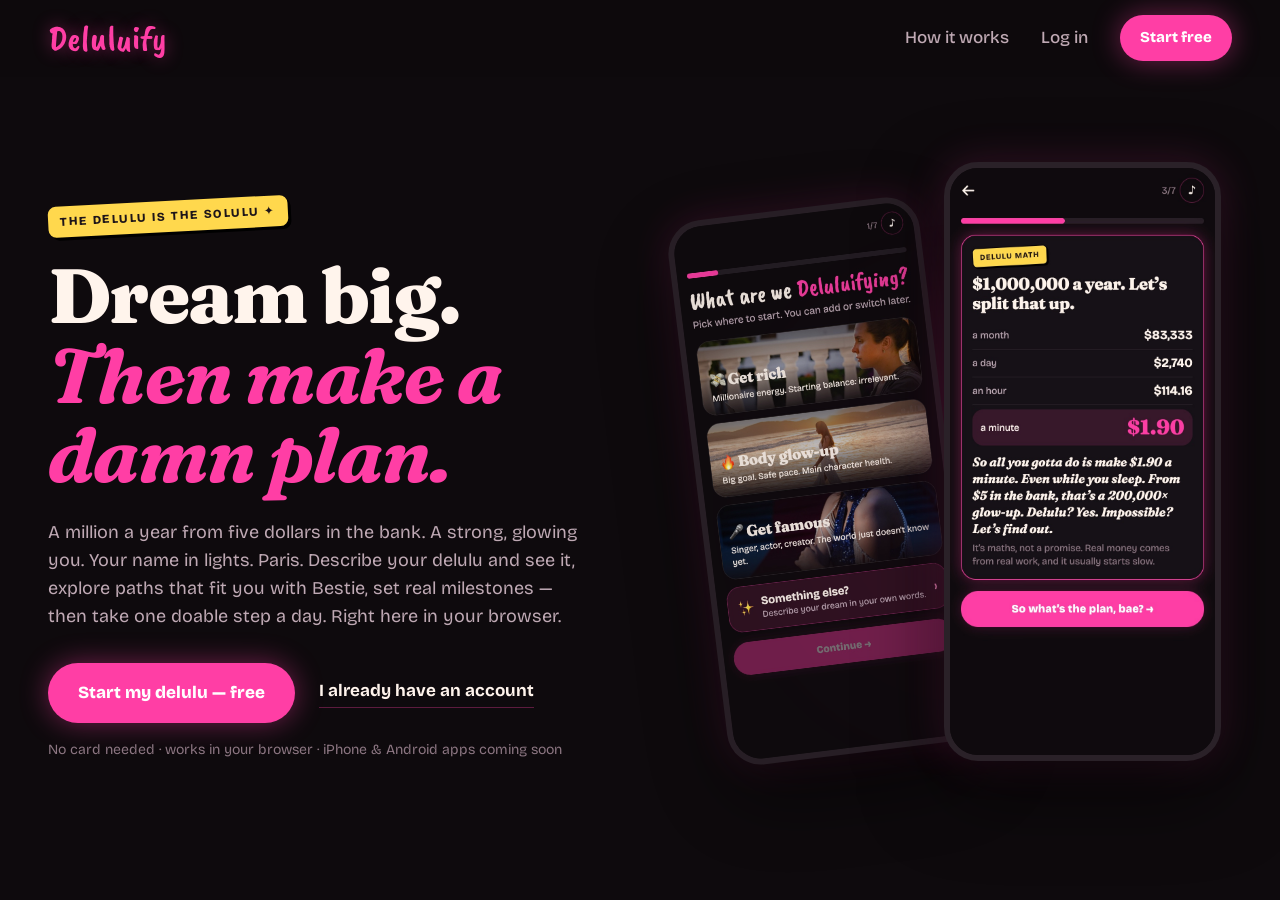
<file: index.html>
<!DOCTYPE html>
<html lang="en">
  <head>
    <meta charset="utf-8" />
    <meta httpEquiv="X-UA-Compatible" content="IE=edge" />
    <meta name="viewport" content="width=device-width, initial-scale=1, shrink-to-fit=no" />
    <title>Deluluify</title>
    <!-- The `react-native-web` recommended style reset: https://necolas.github.io/react-native-web/docs/setup/#root-element -->
    <style id="expo-reset">
      /* These styles make the body full-height */
      html,
      body {
        height: 100%;
      }
      /* These styles disable body scrolling if you are using <ScrollView> */
      body {
        overflow: hidden;
      }
      /* These styles make the root element full-height */
      #root {
        display: flex;
        height: 100%;
        flex: 1;
      }
    </style>
  <meta name="theme-color" content="#0E0A0D">
<link rel="icon" href="/favicon.ico"/><link rel="preload" href="/_expo/static/css/site-cf38c6caa5d8d1e5ce182c935a66931a.css" as="style">
<link rel="stylesheet" href="/_expo/static/css/site-cf38c6caa5d8d1e5ce182c935a66931a.css"></head>

  <body>
    <!-- Use static rendering with Expo Router to support running without JavaScript. -->
    <noscript>
      You need to enable JavaScript to run this app.
    </noscript>
    <!-- The root element for your Expo app. -->
    <div id="root"></div>
  <script src="/_expo/static/js/web/entry-0ce0a51030e34e6278c2a13c91dbe91d.js" defer></script>
</body>
</html>
</file>
<file: _expo/static/css/site-cf38c6caa5d8d1e5ce182c935a66931a.css>
:root{--bg:#0e0a0d;--raised:#161116;--surface:#1c161b;--surface2:#261e25;--pink:#ff3ea5;--pink-soft:#ff8cc6;--pink-tint:#ff3ea524;--line:#ff3ea552;--line-soft:#fff4ec1a;--cream:#fff4ec;--muted:#bfa9b4;--faint:#8c7682;--butter:#ffd84d;--ink:#1e1519;--display:"Fraunces_800ExtraBold", "Fraunces", Georgia, serif;--display-italic:"Fraunces_700Bold_Italic", "Fraunces", Georgia, serif;--body:"BricolageGrotesque_400Regular", system-ui, sans-serif;--body-500:"BricolageGrotesque_500Medium", system-ui, sans-serif;--body-700:"BricolageGrotesque_700Bold", system-ui, sans-serif;--body-800:"BricolageGrotesque_800ExtraBold", system-ui, sans-serif;--brush:"CaveatBrush_400Regular", "Caveat Brush", cursive;--container:1200px;--gutter:clamp(16px, 4vw, 48px);--s1:8px;--s2:16px;--s3:24px;--s4:32px;--s5:48px;--s6:72px;--section:clamp(64px, 8vw, 112px);--nav-h:76px}.site{scroll-behavior:smooth;background:var(--bg);height:100%;color:var(--cream);font-family:var(--body);-webkit-font-smoothing:antialiased;font-synthesis:none;font-size:17px;line-height:1.55;overflow:hidden auto}.site *{box-sizing:border-box}.site a{color:var(--pink-soft)}.site img{max-width:100%;display:block}.site b,.site strong,.site summary{font-family:var(--body-700);font-weight:400}.site main,.site .nav-inner,.site footer{width:min(var(--container), 100% - 2 * var(--gutter));margin-inline:auto}.nav{z-index:10;backdrop-filter:blur(12px);background:#0e0a0dd1;border-bottom:1px solid #0000;position:sticky;top:0}.nav-inner{align-items:center;gap:var(--s4);height:var(--nav-h);grid-template-columns:1fr auto auto;display:grid}.nav nav{gap:var(--s4);display:flex}.nav nav a{color:var(--muted);font-family:var(--body-500);text-decoration:none}.nav nav a:hover{color:var(--cream)}.nav .btn{justify-self:end}.logo{font-family:var(--brush);text-shadow:0 0 18px #ff3ea573;justify-self:start;font-size:36px;line-height:1;text-decoration:none;color:var(--pink)!important}.site .btn{background:var(--pink);color:#fff;font-family:var(--body-800);white-space:nowrap;border-radius:999px;justify-content:center;align-items:center;padding:17px 30px;text-decoration:none;transition:transform .15s,box-shadow .15s;display:inline-flex;box-shadow:0 0 28px #ff3ea56b}.site .btn:hover{transform:translateY(-2px);box-shadow:0 0 36px #ff3ea599}.site .btn:focus-visible,.site a:focus-visible{outline:2px solid var(--butter);outline-offset:3px}.site .btn.small{padding:11px 20px;font-size:15px}.sticker{background:var(--butter);color:var(--ink);font-family:var(--body-800);letter-spacing:.12em;text-transform:uppercase;border-radius:8px;padding:6px 12px;font-size:12px;display:inline-block;transform:rotate(-3deg);box-shadow:3px 3px #000}.site h1,.site h2,.site h3{font-family:var(--display);letter-spacing:-.02em;margin:0;font-weight:400;line-height:1.04}.site h1{margin:var(--s3) 0;text-wrap:balance;font-size:clamp(44px,6vw,92px)}.site h1 em{font-family:var(--display-italic);color:var(--pink);font-style:normal}.site h2{text-align:center;margin-bottom:var(--s4);text-wrap:balance;font-size:clamp(32px,4vw,54px)}.section-head h2{margin:0}.site h3{margin:10px 0 6px;font-size:24px}.site section{padding-block:var(--section)}.section-head{max-width:820px;margin:0 auto var(--s5);text-align:center}.section-head p{color:var(--muted);margin:var(--s2) 0 0;font-size:19px}.site .hero{min-height:min(860px, calc(100svh - var(--nav-h)));padding-block:var(--s4) var(--s5);grid-template-columns:minmax(0,1.05fr) minmax(0,1fr);align-items:center;gap:clamp(32px,5vw,88px);display:grid}.lead{color:var(--muted);max-width:34rem;margin:0;font-size:clamp(18px,1.35vw,20px)}.cta-group{margin-top:var(--s4)}.cta{align-items:center;gap:var(--s3);flex-wrap:wrap;display:flex}.cta .quiet{color:var(--cream);font-family:var(--body-700);border-bottom:1px solid var(--line);padding-bottom:2px;text-decoration:none}.cta .quiet:hover{color:var(--pink-soft);border-color:var(--pink-soft)}.store{color:var(--faint);margin:var(--s2) 0 0;font-size:14px}.phones{aspect-ratio:600/700;justify-self:end;width:100%;max-width:600px;position:relative}.phone{background:var(--bg);aspect-ratio:390/844;border:6px solid #2a2128;border-radius:34px;width:290px;height:auto;box-shadow:0 30px 80px #0009,0 0 40px #ff3ea52e}.phones .phone{width:auto;height:94%;position:absolute}.phones .front{z-index:2;top:0;right:2%}.phones .tilt-l{opacity:.9;height:86%;top:7%;left:2%;transform:rotate(-7deg)}.phones:before{content:"";filter:blur(20px);background:radial-gradient(closest-side,#ff3ea538,#0000);position:absolute;inset:12% 8% 6%}.grid4{gap:var(--s3);grid-template-columns:repeat(4,minmax(0,1fr));display:grid}.concept{background:var(--surface);border:1px solid var(--line-soft);padding:var(--s4) 28px;border-radius:24px;flex-direction:column;gap:10px;display:flex}.concept .num{font-family:var(--body-800);color:var(--pink);letter-spacing:.14em;font-size:13px}.concept .ico{font-size:28px;line-height:1}.concept h3{margin:4px 0 0;font-size:30px}.concept .what{font-family:var(--display-italic);color:var(--pink-soft);margin:0;font-size:18px;line-height:1.3}.concept p{color:var(--muted);margin:0;font-size:16px}.site .math-strip{text-align:center;background:var(--raised);border:1.5px solid var(--pink);padding:var(--s5) clamp(16px, 4vw, var(--s5));margin-block:var(--s4);border-radius:28px;box-shadow:0 0 40px #ff3ea540}.hand{font-family:var(--brush);color:var(--pink-soft);margin:0;font-size:30px}.math-row{gap:var(--s2);margin:var(--s3) 0;grid-template-columns:repeat(4,minmax(0,1fr));display:grid}.math-row div{background:var(--surface);border-radius:18px;padding:18px 8px}.math-row b{font-family:var(--display);font-size:clamp(22px,3vw,34px);display:block}.math-row span{color:var(--muted);font-size:14px}.math-row .hot{background:var(--pink-tint);border:1px solid var(--pink)}.math-row .hot b{color:var(--pink)}.sub{font-family:var(--display);margin:0;font-size:20px;font-style:italic}.steps{grid-template-columns:repeat(5,1fr);gap:14px;margin:0;padding:0;list-style:none;display:grid}.steps li{background:var(--surface);border:1px solid var(--line-soft);border-radius:22px;padding:20px}.steps span{background:var(--pink);color:#fff;width:34px;height:34px;font-family:var(--body-800);border-radius:50%;justify-content:center;align-items:center;display:inline-flex}.steps p{color:var(--muted);margin:0;font-size:15px}.feature{grid-template-columns:300px 1fr;align-items:center;gap:56px;max-width:900px;margin:0 auto 64px;display:grid}.feature.flip{grid-template-columns:1fr 300px}.feature.flip .phone{order:2}.feature p{color:var(--muted);font-size:18px}.feature h3{font-size:36px}.grid{grid-template-columns:repeat(3,1fr);gap:14px;display:grid}.card{background:var(--surface);border:1px solid var(--line-soft);border-radius:20px;padding:20px}.card p{color:var(--muted);margin:6px 0 0;font-size:15px}.dream-grid{grid-template-columns:repeat(4,1fr);gap:14px;display:grid}.dream-grid figure{aspect-ratio:3/4;border-radius:22px;margin:0;position:relative;overflow:hidden}.dream-grid img{object-fit:cover;width:100%;height:100%}.dream-grid figcaption{color:var(--muted);background:linear-gradient(#0000,#0e0a0deb);padding:18px;font-size:14px;position:absolute;inset:auto 0 0}.dream-grid figcaption b{color:var(--cream);font-family:var(--display);margin-bottom:4px;font-size:22px;display:block}.plans{grid-template-columns:repeat(3,1fr);align-items:start;gap:16px;display:grid}.plan{background:var(--surface);border:1px solid var(--line-soft);border-radius:26px;padding:26px;position:relative}.plan.hot{border:1.5px solid var(--pink);background:var(--pink-tint);box-shadow:0 0 34px #ff3ea54d}.plan.hot .sticker{position:absolute;top:-12px;right:18px}.price{font-family:var(--display);margin:6px 0 0;font-size:40px}.price small{color:var(--muted);font-size:16px;font-family:var(--body)}.note{color:var(--butter);font-family:var(--body-700);margin:4px 0 0}.plan ul{color:var(--muted);padding-left:18px}.fine{text-align:center;color:var(--faint);margin-top:22px;font-size:14px}.faq{max-width:760px;margin:0 auto}.site details{background:var(--surface);border:1px solid var(--line-soft);border-radius:18px;margin-bottom:10px;padding:16px 20px}.site summary{cursor:pointer;font-size:18px}.site details p{color:var(--muted);margin-bottom:0}.final{text-align:center}.site footer{text-align:center;border-top:1px solid var(--line-soft);color:var(--muted);padding:48px 0 64px}.site footer p{margin:8px 0}.small{color:var(--faint);font-size:13px}.legal{max-width:760px;margin:0 auto;padding:40px 0 80px}.legal h1{font-size:clamp(36px,5vw,56px)}.legal h2{text-align:left;margin:36px 0 10px;font-size:26px}.legal p,.legal li{color:var(--muted)}.legal .updated{color:var(--faint)}@media (width<=1100px){.grid4{grid-template-columns:repeat(2,minmax(0,1fr))}.site .hero{gap:var(--s4);grid-template-columns:minmax(0,1.2fr) minmax(0,.8fr)}.cta{gap:var(--s2) var(--s3)}}@media (width<=900px){.nav-inner,.nav nav{gap:var(--s2)}.nav nav a:not([data-testid=site-login]){display:none}.site .hero{min-height:0;padding-top:var(--s4);gap:var(--s5);grid-template-columns:1fr}.phones{justify-self:center;max-width:460px}.steps{grid-template-columns:1fr 1fr}.feature,.feature.flip{grid-template-columns:1fr;gap:24px}.feature .phone,.feature.flip .phone{order:0;margin:0 auto}.grid,.plans{grid-template-columns:1fr}.dream-grid,.math-row{grid-template-columns:1fr 1fr}.shots{grid-template-columns:1fr}}@media (width<=600px){.grid4,.steps{grid-template-columns:1fr}.cta .btn{width:100%}.cta{gap:var(--s2)}.site .btn.small{padding:10px 16px}}.shots{grid-template-columns:repeat(3,1fr);justify-items:center;gap:24px;display:grid}.shots figure{text-align:center;margin:0}.shots .phone{width:260px}.shots figcaption{color:var(--muted);margin-top:12px}.center{text-align:center;margin-top:28px}.final .small{margin-top:18px}.nowrap{white-space:nowrap}@media (width<=900px){.shots{gap:var(--s2);grid-template-columns:repeat(3,minmax(0,1fr))}.shots .phone{width:100%}}@media (width<=600px){.shots{gap:var(--s4);grid-template-columns:1fr}.shots .phone{width:min(280px,100%)}}.site main>section:first-child:not(.hero){padding-top:var(--s5)}.auth-panel{background:var(--raised);border:1.5px solid var(--line);width:100%;max-width:460px;padding:var(--s5) var(--s4) var(--s4);justify-self:end;gap:var(--s2);border-radius:28px;flex-direction:column;display:flex;position:relative;box-shadow:0 0 60px #ff3ea538}.auth-panel h2{text-align:left;margin:0;padding-right:44px;font-size:clamp(30px,3vw,40px)}.auth-panel .muted{color:var(--muted);margin:0}.auth-close{border:1px solid var(--line-soft);width:40px;height:40px;color:var(--muted);cursor:pointer;background:0 0;border-radius:50%;font-size:24px;line-height:1;position:absolute;top:14px;right:16px}.auth-close:hover{color:var(--cream);border-color:var(--line)}.auth-tabs{background:var(--surface);border:1px solid var(--line-soft);margin-top:var(--s1);border-radius:999px;grid-template-columns:1fr 1fr;padding:4px;display:grid}.auth-tabs button{color:var(--muted);font-family:var(--body-700);cursor:pointer;background:0 0;border:0;border-radius:999px;padding:11px 0;font-size:15px}.auth-tabs button.on{background:var(--pink);color:#fff;box-shadow:0 0 18px #ff3ea566}.auth-form{flex-direction:column;gap:12px;display:flex}.auth-form label{font-family:var(--body-700);letter-spacing:.08em;text-transform:uppercase;color:var(--faint);flex-direction:column;gap:6px;font-size:13px;display:flex}.auth-form input{font:inherit;font-family:var(--body);letter-spacing:0;text-transform:none;color:var(--cream);background:var(--surface);border:1.5px solid var(--line-soft);border-radius:16px;outline:none;padding:14px 16px;font-size:17px}.auth-form input:focus{border-color:var(--pink);box-shadow:0 0 0 3px var(--pink-tint)}.site .auth-panel .btn{cursor:pointer;border:0;width:100%;padding:15px 24px;font-size:16px}.site .auth-panel .btn:disabled{opacity:.6;cursor:default;transform:none}.site .auth-panel .btn.ghost{color:var(--cream);border:1.5px solid var(--line);box-shadow:none;background:0 0}.site .auth-panel .btn.google-btn{white-space:normal;gap:10px;min-width:0}.google-box{justify-content:center;min-height:44px;display:flex}.link-btn{color:var(--pink-soft);font:inherit;cursor:pointer;background:0 0;border:0;align-self:center;font-size:14px;text-decoration:underline}.auth-divider{color:var(--faint);align-items:center;gap:12px;font-size:13px;display:flex}.auth-divider:before,.auth-divider:after{content:"";background:var(--line-soft);flex:1;height:1px}.auth-error{color:#ff8a8a;background:#ff6b6b1a;border:1px solid #ff6b6b59;border-radius:12px;margin:0;padding:10px 14px;font-size:15px}.auth-note{color:var(--butter);background:#ffd84d14;border:1px solid #ffd84d4d;border-radius:12px;margin:0;padding:10px 14px;font-size:15px}.auth-small{color:var(--muted);text-align:center;margin:0;font-size:13px}.auth-small.faint{color:var(--faint)}@media (width<=900px){.auth-panel{justify-self:stretch;max-width:none}}@media (width<=600px){.auth-panel{padding:var(--s4) var(--s3) var(--s3)}}.hero-side{place-items:center end;min-width:0;display:grid}@media (width<=900px){.hero-side{justify-items:stretch}.hero-side .phones{justify-self:center}}.public-board h1{text-align:center}.board-grid{columns:3 260px;column-gap:16px}.board-grid>*{break-inside:avoid;border-radius:20px;width:100%;margin-bottom:16px;display:block;box-shadow:0 18px 40px #00000073}.board-img{height:auto}.board-text{font-family:var(--display-italic);text-align:center;padding:28px 22px;font-size:24px;line-height:1.25}@media (width<=600px){.board-grid{columns:2 150px;column-gap:10px}.board-grid>*{margin-bottom:10px}.board-text{padding:20px 14px;font-size:18px}}
</file>
